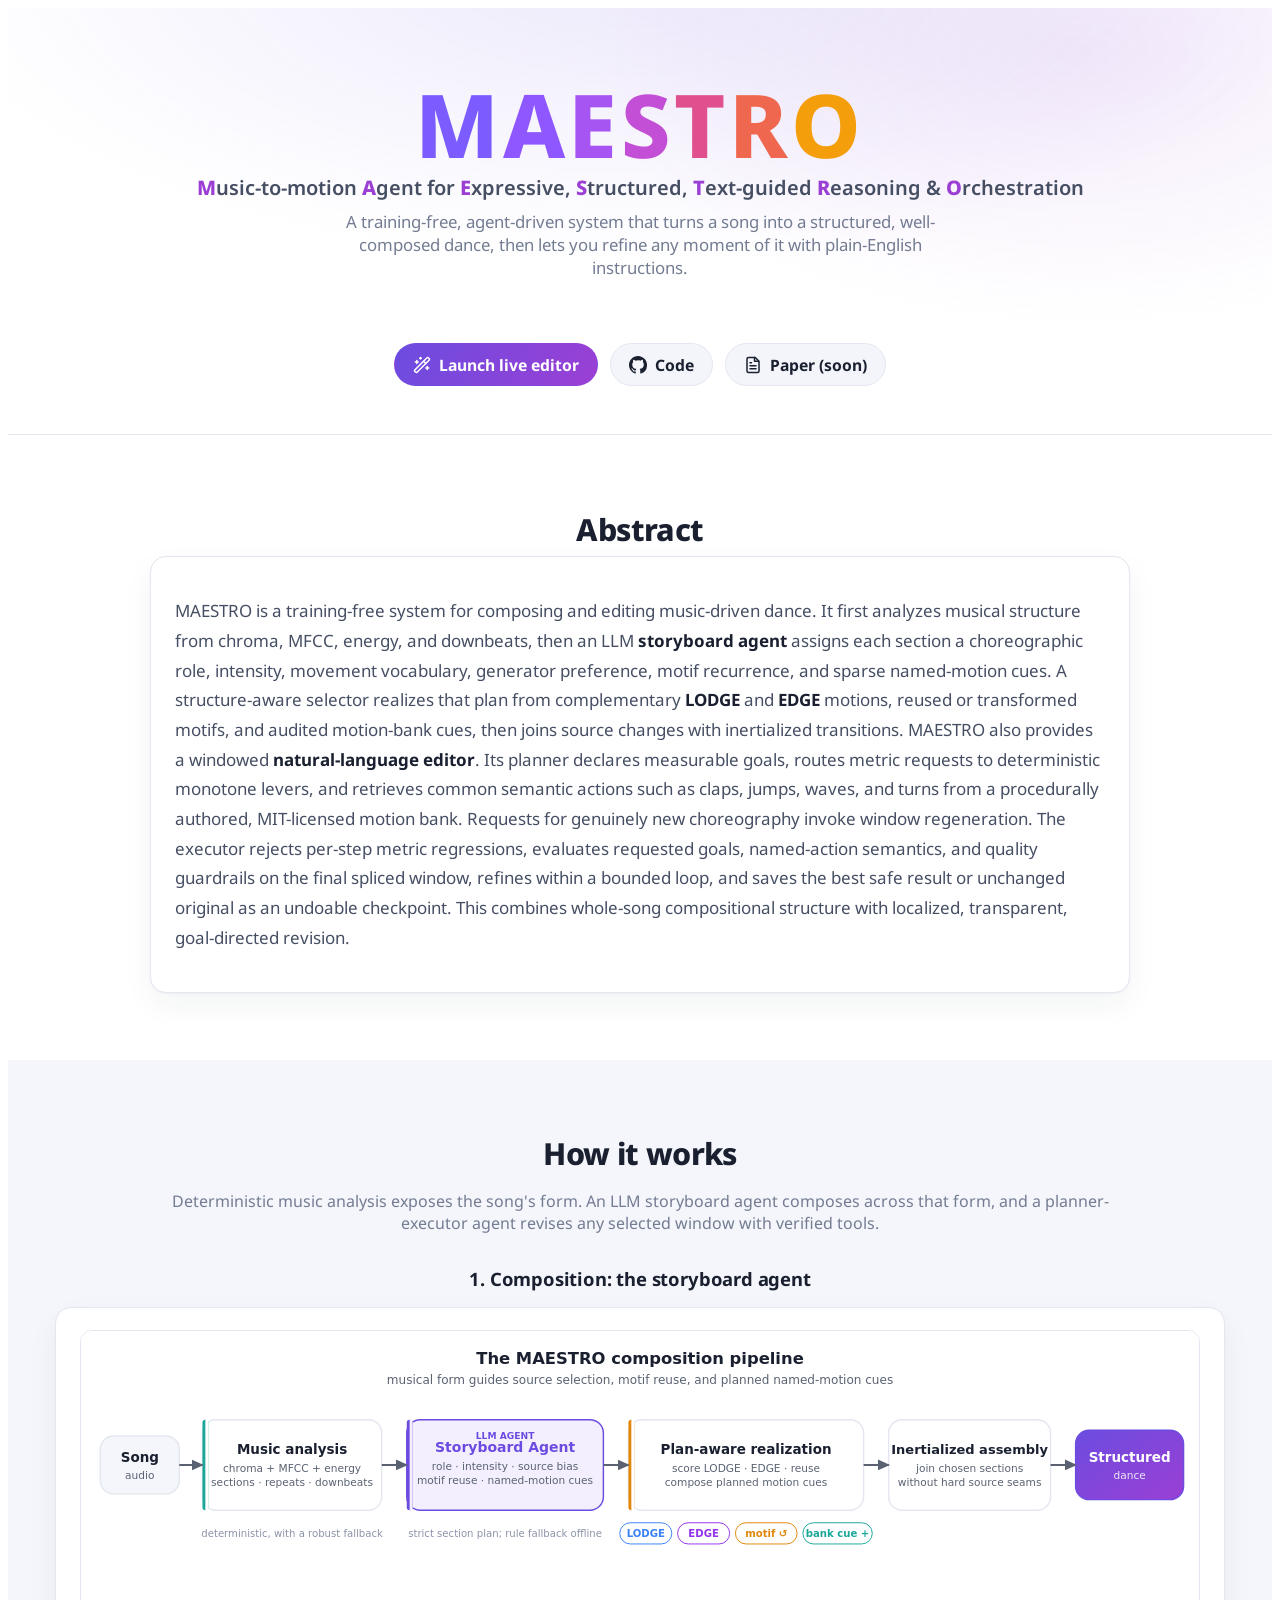
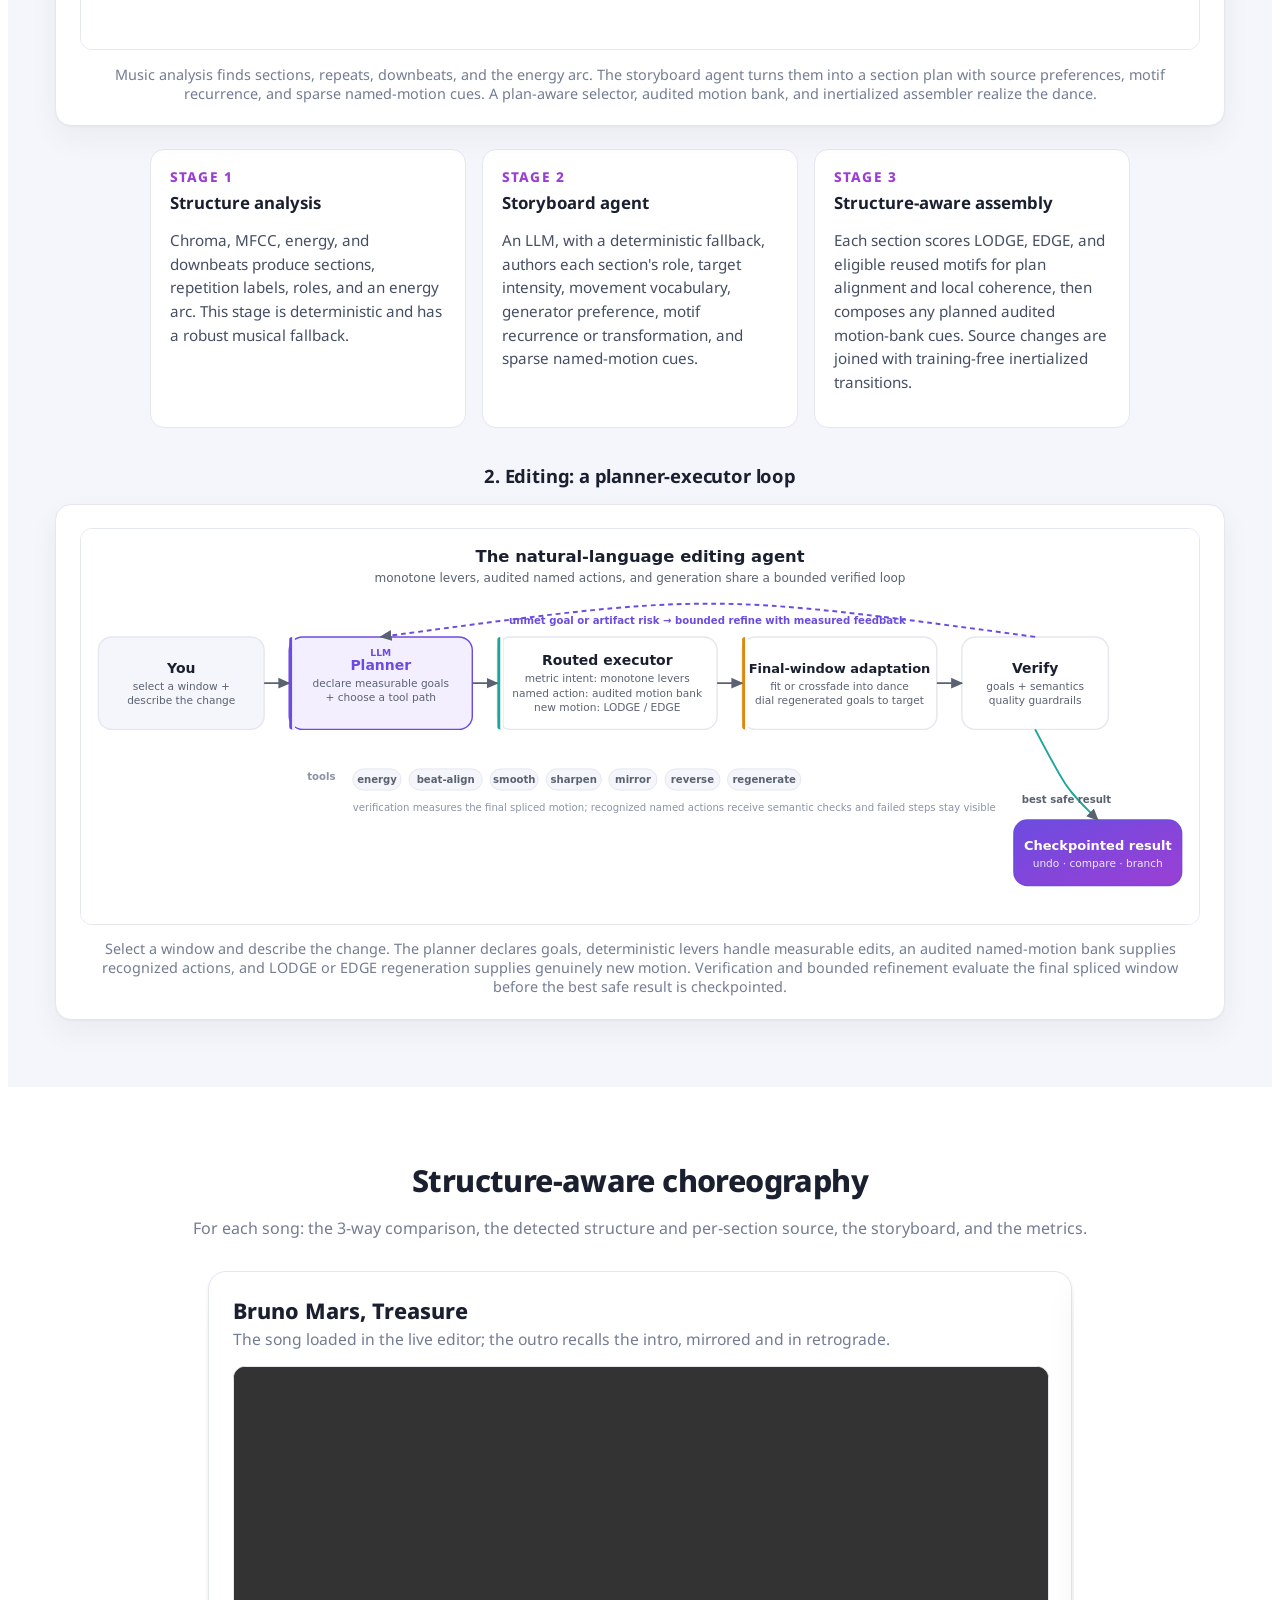
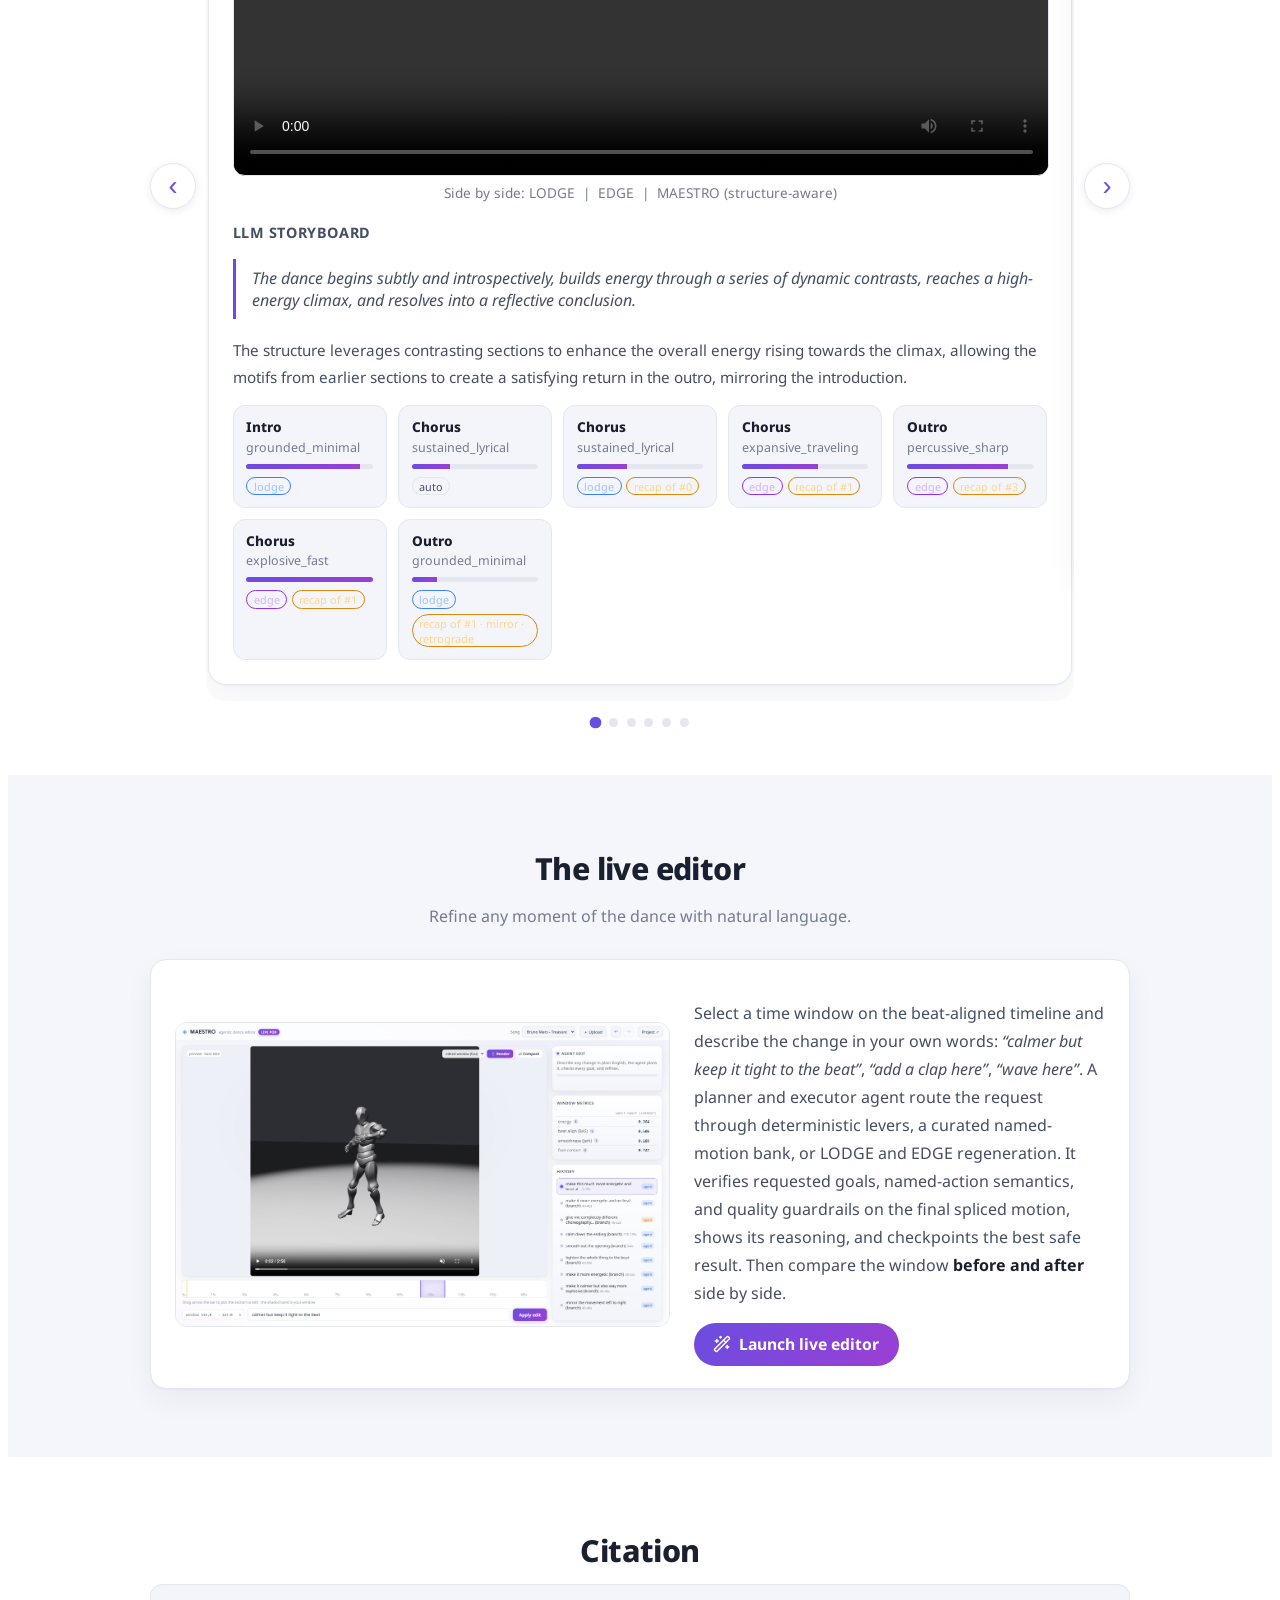
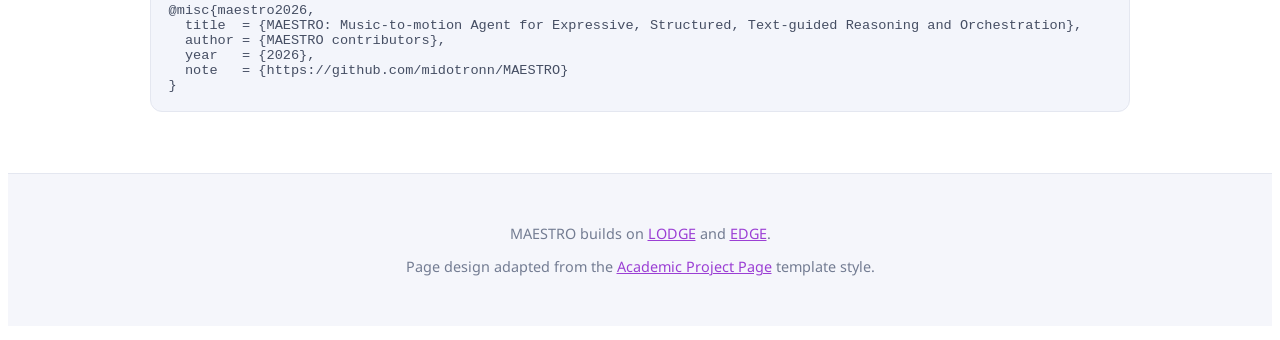
<file: docs/index.html>
<!DOCTYPE html>
<html lang="en">
<head>
  <meta charset="utf-8" />
  <meta name="viewport" content="width=device-width, initial-scale=1" />
  <title>MAESTRO: Agentic Music-to-Dance with Structure-Aware Choreography</title>
  <meta name="description" content="MAESTRO composes structure-aware dance from LODGE, EDGE, and recurring motifs, then provides a goal-verified natural-language editor with deterministic motion levers and window regeneration." />
  <meta name="keywords" content="dance generation, music to motion, LLM agent, choreography, LODGE, EDGE, structure, motif, beat alignment" />
  <meta property="og:title" content="MAESTRO: Agentic Music-to-Dance with Structure-Aware Choreography" />
  <meta property="og:description" content="Structure-aware choreography plus a goal-verified natural-language dance editor." />
  <meta property="og:image" content="static/images/framework.svg" />
  <meta property="og:type" content="website" />
  <link rel="icon" type="image/svg+xml" href="static/images/favicon.svg?v=20260804-3" />
  <link rel="preconnect" href="https://fonts.googleapis.com" />
  <link href="https://fonts.googleapis.com/css2?family=Google+Sans:wght@500;700;800&family=Noto+Sans:wght@400;600;700&display=swap" rel="stylesheet" />
  <link rel="stylesheet" href="static/css/style.css" />
</head>
<body>

  <!-- ============ hero ============ -->
  <header class="hero-maestro">
    <div class="container is-max-desktop">
      <div class="wordmark">
        <span style="color:#7c5cff">M</span><span style="color:#8f57ff">A</span><span style="color:#a755f2">E</span><span style="color:#c24fd6">S</span><span style="color:#e0508f">T</span><span style="color:#f0674f">R</span><span style="color:#f59e0b">O</span>
      </div>
      <div class="backronym"><b>M</b>usic-to-motion <b>A</b>gent for <b>E</b>xpressive, <b>S</b>tructured, <b>T</b>ext-guided <b>R</b>easoning &amp; <b>O</b>rchestration</div>
      <p class="hero-tag">A training-free, agent-driven system that turns a song into a structured, well-composed dance, then lets you refine any moment of it with plain-English instructions.</p>
      <p class="authors" id="authors"></p>
      <div class="btns">
        <a class="btn primary" href="/" id="editorBtn"><span class="ic"><svg viewBox="0 0 24 24" fill="none" stroke="currentColor" stroke-width="2" stroke-linecap="round" stroke-linejoin="round" aria-hidden="true"><path d="m21.64 3.64-1.28-1.28a1.21 1.21 0 0 0-1.72 0L2.36 18.64a1.21 1.21 0 0 0 0 1.72l1.28 1.28a1.2 1.2 0 0 0 1.72 0L21.64 5.36a1.2 1.2 0 0 0 0-1.72Z"/><path d="m14 7 3 3"/><path d="M5 6v4"/><path d="M19 14v4"/><path d="M10 2v2"/><path d="M7 8H3"/><path d="M21 16h-4"/><path d="M11 3H9"/></svg></span> Launch live editor</a>
        <a class="btn" href="https://github.com/midotronn/MAESTRO" target="_blank" rel="noopener"><span class="ic"><svg viewBox="0 0 16 16" fill="currentColor" aria-hidden="true"><path d="M8 0C3.58 0 0 3.58 0 8c0 3.54 2.29 6.53 5.47 7.59.4.07.55-.17.55-.38 0-.19-.01-.82-.01-1.49-2.01.37-2.53-.49-2.69-.94-.09-.23-.48-.94-.82-1.13-.28-.15-.68-.52-.01-.53.63-.01 1.08.58 1.23.82.72 1.21 1.87.87 2.33.66.07-.52.28-.87.51-1.07-1.78-.2-3.64-.89-3.64-3.95 0-.87.31-1.59.82-2.15-.08-.2-.36-1.02.08-2.12 0 0 .67-.21 2.2.82a7.6 7.6 0 0 1 2-.27c.68 0 1.36.09 2 .27 1.53-1.04 2.2-.82 2.2-.82.44 1.1.16 1.92.08 2.12.51.56.82 1.27.82 2.15 0 3.07-1.87 3.75-3.65 3.95.29.25.54.73.54 1.48 0 1.07-.01 1.93-.01 2.2 0 .21.15.46.55.38A8.01 8.01 0 0 0 16 8c0-4.42-3.58-8-8-8z"/></svg></span> Code</a>
        <a class="btn" href="#citation"><span class="ic"><svg viewBox="0 0 24 24" fill="none" stroke="currentColor" stroke-width="2" stroke-linecap="round" stroke-linejoin="round" aria-hidden="true"><path d="M15 2H6a2 2 0 0 0-2 2v16a2 2 0 0 0 2 2h12a2 2 0 0 0 2-2V7Z"/><path d="M14 2v5h5"/><path d="M16 13H8"/><path d="M16 17H8"/><path d="M10 9H8"/></svg></span> Paper (soon)</a>
      </div>
    </div>
  </header>

  <!-- ============ abstract ============ -->
  <section class="section">
    <div class="container is-max-desktop">
      <h2 class="sec-title">Abstract</h2>
      <div class="card-m">
        <p class="prose">
          MAESTRO is a training-free system for composing and editing music-driven dance. It first analyzes
          musical structure from chroma, MFCC, energy, and downbeats, then an LLM <b>storyboard agent</b> assigns
          each section a choreographic role, intensity, movement vocabulary, generator preference, motif
          recurrence, and sparse named-motion cues. A structure-aware selector realizes that plan from
          complementary <b>LODGE</b> and <b>EDGE</b> motions, reused or transformed motifs, and audited
          motion-bank cues, then joins source changes with inertialized transitions. MAESTRO also provides a
          windowed <b>natural-language editor</b>. Its planner declares measurable goals, routes metric requests
          to deterministic monotone levers, and retrieves common semantic actions such as claps, jumps, waves,
          and turns from a procedurally authored, MIT-licensed motion bank. Requests for genuinely new
          choreography invoke window regeneration. The executor rejects per-step metric regressions, evaluates
          requested goals, named-action semantics, and quality guardrails on the final spliced window, refines
          within a bounded loop, and saves the best safe result or unchanged original as an undoable checkpoint.
          This combines whole-song compositional structure with localized, transparent, goal-directed revision.
        </p>
      </div>
    </div>
  </section>

  <!-- ============ method ============ -->
  <section class="section alt-bg">
    <div class="container is-max-desktop">
      <h2 class="sec-title">How it works</h2>
      <p class="sec-sub">Deterministic music analysis exposes the song's form. An LLM storyboard agent
        composes across that form, and a planner-executor agent revises any selected window with verified tools.</p>

      <h3 class="sub-h">1. Composition: the storyboard agent</h3>
      <figure class="figure card-m diagram">
        <img src="static/images/framework.svg?v=20260826-1" alt="MAESTRO composition pipeline" />
        <figcaption>Music analysis finds sections, repeats, downbeats, and the energy arc. The storyboard
          agent turns them into a section plan with source preferences, motif recurrence, and sparse
          named-motion cues. A plan-aware selector, audited motion bank, and inertialized assembler realize
          the dance.</figcaption>
      </figure>
      <div class="stages">
        <div class="stage">
          <div class="n">STAGE 1</div>
          <h4>Structure analysis</h4>
          <p>Chroma, MFCC, energy, and downbeats produce sections, repetition labels, roles, and an energy
          arc. This stage is deterministic and has a robust musical fallback.</p>
        </div>
        <div class="stage">
          <div class="n">STAGE 2</div>
          <h4>Storyboard agent</h4>
          <p>An LLM, with a deterministic fallback, authors each section's role, target intensity, movement
          vocabulary, generator preference, motif recurrence or transformation, and sparse named-motion cues.</p>
        </div>
        <div class="stage">
          <div class="n">STAGE 3</div>
          <h4>Structure-aware assembly</h4>
          <p>Each section scores LODGE, EDGE, and eligible reused motifs for plan alignment and local coherence,
          then composes any planned audited motion-bank cues. Source changes are joined with training-free
          inertialized transitions.</p>
        </div>
      </div>

      <h3 class="sub-h" style="margin-top:2.2rem">2. Editing: a planner-executor loop</h3>
      <figure class="figure card-m diagram">
        <img src="static/images/editing_loop.svg?v=20260826-1" alt="MAESTRO natural-language editing agent" />
        <figcaption>Select a window and describe the change. The planner declares goals, deterministic levers
          handle measurable edits, an audited named-motion bank supplies recognized actions, and LODGE or EDGE
          regeneration supplies genuinely new motion. Verification and bounded refinement evaluate the final
          spliced window before the best safe result is checkpointed.</figcaption>
      </figure>
    </div>
  </section>

  <!-- ============ results + structure ============ -->
  <section class="section">
    <div class="container is-max-desktop">
      <h2 class="sec-title">Structure-aware choreography</h2>
      <p class="sec-sub">For each song: the 3-way comparison, the detected structure and per-section source, the storyboard, and the metrics.</p>
      <div id="songs"><p class="loading">Loading demos&hellip;</p></div>
    </div>
  </section>

  <!-- ============ live editor ============ -->
  <section class="section alt-bg">
    <div class="container is-max-desktop">
      <h2 class="sec-title">The live editor</h2>
      <p class="sec-sub">Refine any moment of the dance with natural language.</p>
      <div class="editor-cta card-m">
        <img src="static/images/editor_screenshot.png" alt="MAESTRO interactive editor" />
        <div>
          <p class="prose" style="font-size:1rem">
            Select a time window on the beat-aligned timeline and describe the change in your own words:
            <i>&ldquo;calmer but keep it tight to the beat&rdquo;</i>, <i>&ldquo;add a clap here&rdquo;</i>,
            <i>&ldquo;wave here&rdquo;</i>. A planner and executor agent route the request
            through deterministic levers, a curated named-motion bank, or LODGE and EDGE regeneration. It verifies
            requested goals, named-action semantics, and quality guardrails on the final spliced motion, shows
            its reasoning, and checkpoints the best safe result. Then compare the window <b>before and after</b>
            side by side.
          </p>
          <div class="btns" style="justify-content:flex-start;margin-top:1rem">
            <a class="btn primary" href="/"><span class="ic"><svg viewBox="0 0 24 24" fill="none" stroke="currentColor" stroke-width="2" stroke-linecap="round" stroke-linejoin="round" aria-hidden="true"><path d="m21.64 3.64-1.28-1.28a1.21 1.21 0 0 0-1.72 0L2.36 18.64a1.21 1.21 0 0 0 0 1.72l1.28 1.28a1.2 1.2 0 0 0 1.72 0L21.64 5.36a1.2 1.2 0 0 0 0-1.72Z"/><path d="m14 7 3 3"/><path d="M5 6v4"/><path d="M19 14v4"/><path d="M10 2v2"/><path d="M7 8H3"/><path d="M21 16h-4"/><path d="M11 3H9"/></svg></span> Launch live editor</a>
          </div>
        </div>
      </div>
    </div>
  </section>

  <!-- ============ citation ============ -->
  <section class="section" id="citation">
    <div class="container is-max-desktop">
      <h2 class="sec-title">Citation</h2>
      <pre class="bibtex">@misc{maestro2026,
  title  = {MAESTRO: Music-to-motion Agent for Expressive, Structured, Text-guided Reasoning and Orchestration},
  author = {MAESTRO contributors},
  year   = {2026},
  note   = {https://github.com/midotronn/MAESTRO}
}</pre>
    </div>
  </section>

  <footer class="footer-m">
    <p>MAESTRO builds on <a href="https://github.com/li-ronghui/LODGE" target="_blank" rel="noopener">LODGE</a>
      and <a href="https://github.com/Stanford-TML/EDGE" target="_blank" rel="noopener">EDGE</a>.</p>
    <p style="margin-top:0.4rem">Page design adapted from the <a href="https://github.com/eliahuhorwitz/Academic-project-page-template" target="_blank" rel="noopener">Academic Project Page</a> template style.</p>
  </footer>

  <script src="static/js/app.js"></script>
</body>
</html>
</file>
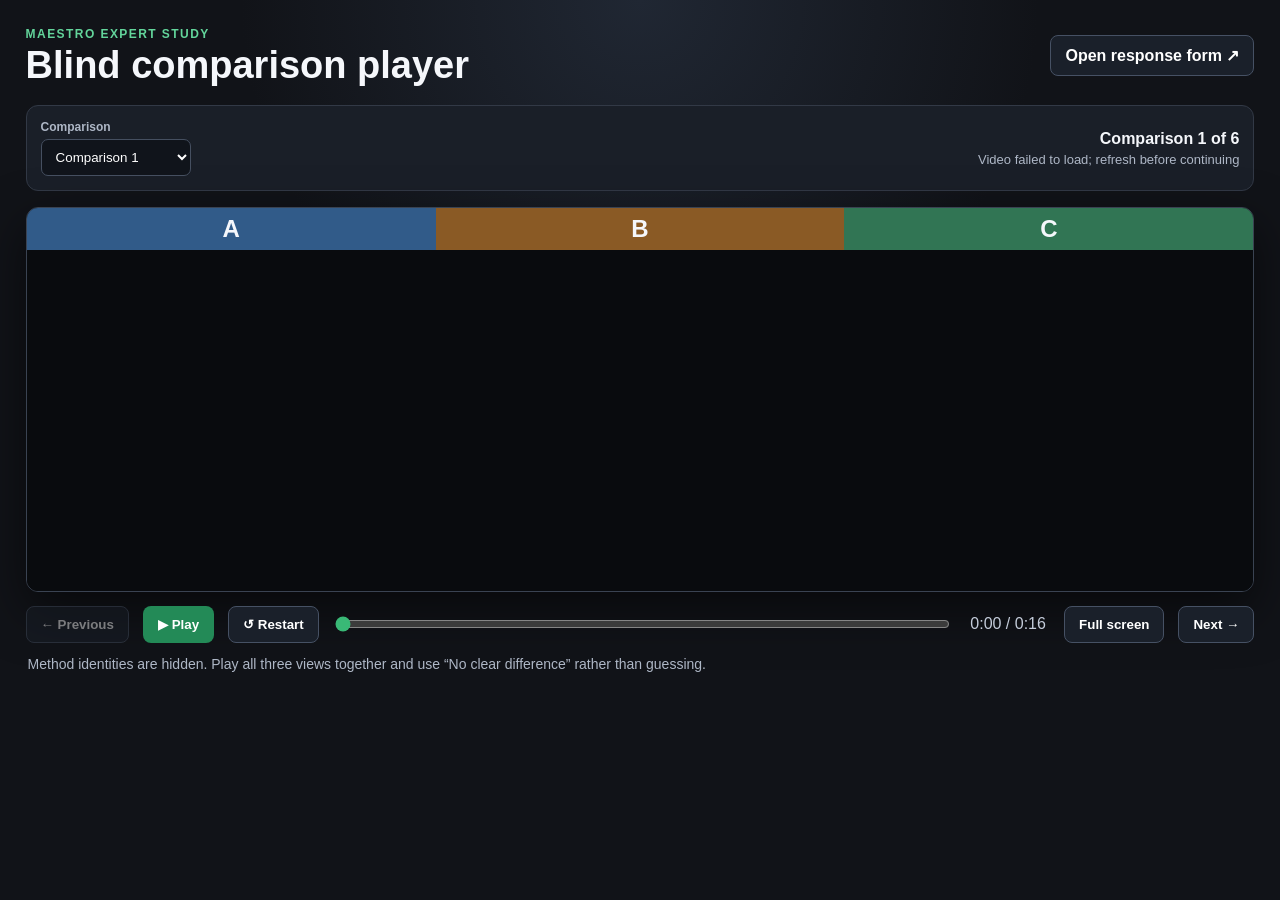
<file: experiments/user_study/stimuli/player/index.html>
<!doctype html>
<html lang="en">
<head>
  <meta charset="utf-8" />
  <meta name="viewport" content="width=device-width, initial-scale=1" />
  <title>MAESTRO Blind Comparison Player</title>
  <link rel="stylesheet" href="style.css" />
</head>
<body>
  <main class="shell">
    <header>
      <div>
        <span class="eyebrow">MAESTRO expert study</span>
        <h1>Blind comparison player</h1>
      </div>
      <a id="formLink" class="button secondary" target="_blank" rel="noreferrer">Open response form ↗</a>
    </header>

    <section class="controls" aria-label="Comparison controls">
      <label>Comparison<select id="comparisonSelect"></select></label>
      <div class="comparison-status">
        <strong id="comparisonProgress"></strong>
        <span id="statusLabel"></span>
      </div>
    </section>

    <section class="stage">
      <div class="blind-labels" aria-hidden="true"><span>A</span><span>B</span><span>C</span></div>
      <video id="comparison" playsinline preload="auto" aria-label="Three synchronized blind dance videos labeled A, B, and C"></video>
    </section>

    <section class="transport" aria-label="Playback controls">
      <button id="previous" class="button secondary" type="button">← Previous</button>
      <button id="play" class="button primary" type="button">▶ Play</button>
      <button id="restart" class="button secondary" type="button">↺ Restart</button>
      <input id="scrub" type="range" min="0" max="16" step="0.01" value="0" aria-label="Video position" />
      <output id="time">0:00 / 0:16</output>
      <button id="fullscreen" class="button secondary" type="button">Full screen</button>
      <button id="next" class="button secondary" type="button">Next →</button>
    </section>

    <p class="note">Method identities are hidden. Play all three views together and use “No clear difference” rather than guessing.</p>
  </main>
  <script src="app.js"></script>
</body>
</html>
</file>
<file: docs/static/css/style.css>
/* ============ MAESTRO project page theme (light) ============ */
:root {
  --bg: #ffffff;
  --bg-soft: #f5f6fb;
  --card: #ffffff;
  --card-2: #f3f5fb;
  --line: #e4e7f0;
  --ink: #1a2030;
  --ink-soft: #454e63;
  --muted: #737c92;
  --brand: #6c4ce0;
  --brand-2: #9b3fd4;
  --accent: #1aa79a;
  /* generator sources in the structure timeline */
  --src-lodge: #3b82f6;
  --src-edge: #9333ea;
  --src-reuse: #e0870a;
  --good: #1a9e5f;
}

html { scroll-behavior: smooth; background: var(--bg); }
body {
  background: var(--bg);
  color: var(--ink);
  font-family: "Noto Sans", -apple-system, BlinkMacSystemFont, "Segoe UI", Roboto, sans-serif;
}
.section { padding: 3rem 1.5rem; }
.container { margin: 0 auto; width: 100%; }
.container.is-max-desktop { max-width: 980px; }
a { color: var(--brand-2); }
h1, h2, h3, .title, .subtitle { color: var(--ink) !important; font-family: "Google Sans", "Noto Sans", sans-serif; }
.subtitle { color: var(--ink-soft) !important; }
.sec-title {
  font-size: 1.9rem; font-weight: 800; text-align: center; margin-bottom: 0.4rem;
  letter-spacing: -0.02em;
}
.sec-sub { text-align: center; color: var(--muted); margin-bottom: 2rem; }
.sub-h {
  font-size: 1.15rem; font-weight: 700; text-align: center; color: var(--brand);
  letter-spacing: -0.01em; margin: 0.6rem 0 1rem;
}
.alt-bg { background: var(--bg-soft); }

/* ---------------- hero ---------------- */
.hero-maestro {
  background:
    radial-gradient(1200px 500px at 50% -10%, rgba(108,76,224,0.12), transparent 60%),
    radial-gradient(900px 500px at 85% 10%, rgba(155,63,212,0.10), transparent 55%),
    var(--bg);
  padding: 4.5rem 1.5rem 3rem;
  text-align: center;
  border-bottom: 1px solid var(--line);
}
.wordmark {
  font-family: "Google Sans", "Noto Sans", sans-serif;
  font-weight: 800; font-size: clamp(3rem, 9vw, 5.5rem);
  letter-spacing: 0.04em; line-height: 1; margin: 0 0 0.35rem;
}
.wordmark span { display: inline-block; }
.backronym {
  font-size: clamp(0.95rem, 2.2vw, 1.25rem); color: var(--ink-soft);
  font-weight: 600; margin-bottom: 0.4rem;
}
.backronym b { color: var(--brand-2); font-weight: 800; }
.hero-tag { color: var(--muted); max-width: 640px; margin: 0.6rem auto 1.6rem; font-size: 1.05rem; }
.authors { color: var(--ink-soft); margin-bottom: 1.4rem; min-height: 1em; }

.btns { display: flex; gap: 0.7rem; justify-content: center; flex-wrap: wrap; }
.btn {
  display: inline-flex; align-items: center; gap: 0.5rem;
  padding: 0.6rem 1.15rem; border-radius: 999px; font-weight: 700; font-size: 0.98rem;
  border: 1px solid var(--line); background: var(--card-2); color: var(--ink);
  text-decoration: none; transition: transform .12s ease, background .12s ease, border-color .12s ease;
}
.btn:hover { transform: translateY(-1px); border-color: var(--brand); }
.btn.primary { background: linear-gradient(120deg, var(--brand), var(--brand-2)); border-color: transparent; color: #fff; }
.btn .ic { display: inline-flex; align-items: center; }
.btn .ic svg { width: 1.15em; height: 1.15em; display: block; }

/* ---------------- cards / abstract ---------------- */
.prose { color: var(--ink-soft); font-size: 1.06rem; line-height: 1.75; }
.prose b { color: var(--ink); }
.card-m {
  background: var(--card); border: 1px solid var(--line); border-radius: 16px;
  padding: 1.4rem 1.5rem; margin-bottom: 1.2rem;
  box-shadow: 0 1px 2px rgba(20,30,60,.04), 0 12px 30px rgba(20,30,60,.05);
}
.figure { text-align: center; }
.figure img { max-width: 100%; border-radius: 12px; border: 1px solid var(--line); background:#fff; }
.figure figcaption { color: var(--muted); font-size: 0.9rem; margin-top: 0.6rem; }
.figure.diagram { width: min(1120px, 95vw); margin-left: 50%; transform: translateX(-50%); }

/* ---------------- method stages ---------------- */
.stages { display: grid; grid-template-columns: repeat(3, 1fr); gap: 1rem; margin-top: 1.4rem; }
.stage { background: var(--card); border: 1px solid var(--line); border-radius: 14px; padding: 1.1rem 1.2rem; }
.stage .n { color: var(--brand-2); font-weight: 800; font-size: 0.85rem; letter-spacing: 0.08em; }
.stage h4 { color: var(--ink); font-weight: 700; margin: 0.3rem 0 0.4rem; font-size: 1.05rem; }
.stage p { color: var(--ink-soft); font-size: 0.95rem; line-height: 1.55; }
@media (max-width: 820px) { .stages { grid-template-columns: 1fr; } }

/* ---------------- song blocks ---------------- */
.song { background: var(--card); border: 1px solid var(--line); border-radius: 18px; padding: 1.5rem; margin-bottom: 1.6rem; box-shadow: 0 1px 2px rgba(20,30,60,.04), 0 14px 34px rgba(20,30,60,.06); }
.song-head { display: flex; align-items: baseline; justify-content: space-between; gap: 1rem; flex-wrap: wrap; }
.song-title { font-size: 1.35rem; font-weight: 800; }
.song-tag { color: var(--muted); font-size: 0.98rem; margin: 0.2rem 0 1rem; }
.song video { width: 100%; border-radius: 12px; border: 1px solid var(--line); background: #000; display: block; }
.vid-cap { color: var(--muted); font-size: 0.85rem; text-align: center; margin-top: 0.45rem; }

/* structure timeline */
.struct-wrap { margin-top: 1.3rem; }
.struct-label { font-weight: 700; color: var(--ink-soft); font-size: 0.9rem; letter-spacing: 0.04em; margin-bottom: 0.5rem; text-transform: uppercase; }
.timeline { display: flex; width: 100%; height: 56px; border-radius: 10px; overflow: hidden; border: 1px solid var(--line); }
.seg { position: relative; display: flex; flex-direction: column; align-items: center; justify-content: center;
  color: #05070d; font-weight: 700; font-size: 0.72rem; overflow: hidden; border-right: 1px solid rgba(0,0,0,0.25); }
.seg:last-child { border-right: none; }
.seg .role { font-size: 0.74rem; text-transform: capitalize; }
.seg .src { font-size: 0.62rem; opacity: 0.8; font-weight: 600; }
.seg.lodge { background: var(--src-lodge); }
.seg.edge { background: var(--src-edge); color: #fff; }
.seg.reuse { background: var(--src-reuse); }
.legend { display: flex; gap: 1.1rem; margin-top: 0.6rem; flex-wrap: wrap; color: var(--ink-soft); font-size: 0.85rem; }
.legend .sw { display: inline-block; width: 12px; height: 12px; border-radius: 3px; margin-right: 0.35rem; vertical-align: middle; }

/* metrics table */
.mtable { width: 100%; margin-top: 1.3rem; border-collapse: collapse; font-size: 0.95rem; }
.mtable th, .mtable td { padding: 0.55rem 0.7rem; text-align: right; border-bottom: 1px solid var(--line); }
.mtable th:first-child, .mtable td:first-child { text-align: left; color: var(--ink-soft); }
.mtable thead th { color: var(--ink); font-weight: 700; border-bottom: 2px solid var(--line); }
.mtable td.win { color: var(--good); font-weight: 800; }
.mtable .maestro { color: var(--brand-2); }

/* storyboard */
.arc { border-left: 3px solid var(--brand); padding: 0.5rem 0 0.5rem 1rem; color: var(--ink-soft); font-style: italic; margin: 1.1rem 0; }
.plans { display: grid; grid-template-columns: repeat(auto-fill, minmax(150px, 1fr)); gap: 0.7rem; margin-top: 0.8rem; }
.plan { background: var(--card-2); border: 1px solid var(--line); border-radius: 12px; padding: 0.7rem 0.8rem; font-size: 0.85rem; }
.plan .role { font-weight: 800; text-transform: capitalize; color: var(--ink); }
.plan .meta { color: var(--muted); font-size: 0.78rem; margin-top: 0.15rem; }
.plan .bar { height: 5px; border-radius: 3px; background: var(--line); margin: 0.5rem 0; overflow: hidden; }
.plan .bar > i { display: block; height: 100%; background: linear-gradient(90deg, var(--brand), var(--brand-2)); }
.chips { margin-top: 0.4rem; display: flex; gap: 0.3rem; flex-wrap: wrap; }
.chip { font-size: 0.68rem; padding: 0.05rem 0.4rem; border-radius: 999px; border: 1px solid var(--line); color: var(--ink-soft); }
.chip.src-lodge { border-color: var(--src-lodge); color: #9cc2ff; }
.chip.src-edge { border-color: var(--src-edge); color: #d6b0ff; }
.chip.motif { border-color: var(--src-reuse); color: #ffd58a; }

/* editor CTA */
.editor-cta { display: grid; grid-template-columns: 1.2fr 1fr; gap: 1.6rem; align-items: center; }
.editor-cta img { width: 100%; border-radius: 12px; border: 1px solid var(--line); }
@media (max-width: 820px) { .editor-cta { grid-template-columns: 1fr; } }

/* bibtex + footer */
pre.bibtex { background: var(--card-2); border: 1px solid var(--line); border-radius: 12px; padding: 1.1rem; color: var(--ink-soft); overflow-x: auto; font-size: 0.85rem; }
.footer-m { background: var(--bg-soft); border-top: 1px solid var(--line); color: var(--muted); text-align: center; padding: 2.2rem 1.5rem; font-size: 0.9rem; }
.footer-m a { color: var(--brand-2); }

.loading { color: var(--muted); text-align: center; padding: 2rem; }

/* ---------------- choreography carousel (one example at a time) ---------------- */
.carousel { display: flex; align-items: center; gap: 0.6rem; }
.car-viewport { overflow: hidden; flex: 1; border-radius: 18px; }
.car-track { display: flex; transition: transform 0.35s cubic-bezier(0.4, 0, 0.2, 1); }
.car-slide { min-width: 100%; box-sizing: border-box; padding: 0 2px; }
.car-slide .song { margin-bottom: 0; }
.car-nav {
  flex: none; width: 46px; height: 46px; border-radius: 50%; border: 1px solid var(--line);
  background: var(--card); color: var(--brand); font-size: 1.7rem; line-height: 1; cursor: pointer;
  display: grid; place-items: center; box-shadow: 0 2px 10px rgba(20,30,60,.08);
  transition: transform .12s ease, border-color .12s ease, background .12s ease;
}
.car-nav:hover { border-color: var(--brand); background: var(--card-2); transform: translateY(-1px); }
.car-nav:active { transform: translateY(0); }
.car-dots { display: flex; justify-content: center; gap: 0.55rem; margin-top: 1.1rem; }
.car-dot {
  width: 9px; height: 9px; border-radius: 50%; border: none; background: var(--line);
  cursor: pointer; padding: 0; transition: transform .15s ease, background .15s ease;
}
.car-dot:hover { background: var(--brand-2); }
.car-dot.on { background: var(--brand); transform: scale(1.3); }
@media (max-width: 640px) { .car-nav { width: 36px; height: 36px; font-size: 1.4rem; } }
</file>
<file: experiments/user_study/stimuli/player/style.css>
:root {
  color-scheme: dark;
  font-family: Inter, "Segoe UI", sans-serif;
  background: #111318;
  color: #f5f7fb;
}

* { box-sizing: border-box; }
body { margin: 0; background: radial-gradient(circle at top, #202733 0, #111318 42%); }
.shell { width: min(1500px, 96vw); margin: 0 auto; padding: 24px 0 30px; }
header, .controls, .transport { display: flex; align-items: center; gap: 14px; }
header { justify-content: space-between; margin-bottom: 18px; }
h1 { margin: 2px 0 0; font-size: clamp(24px, 3vw, 38px); }
.eyebrow { color: #63d59b; font-size: 12px; font-weight: 800; letter-spacing: .12em; text-transform: uppercase; }
.controls { flex-wrap: wrap; padding: 14px; background: #1a1f28; border: 1px solid #323946; border-radius: 12px; }
label { display: grid; gap: 5px; color: #aeb7c6; font-size: 12px; font-weight: 700; }
select { min-width: 150px; padding: 9px 34px 9px 10px; border: 1px solid #454f60; border-radius: 7px; background: #10141b; color: #fff; }
.comparison-status { display: grid; gap: 4px; margin-left: auto; text-align: right; }
.comparison-status span { color: #aeb7c6; font-size: 13px; }
.stage { margin-top: 16px; overflow: hidden; border: 1px solid #3a4352; border-radius: 12px; background: #090b0e; box-shadow: 0 18px 50px #0008; }
.blind-labels { display: grid; grid-template-columns: repeat(3, 1fr); height: 42px; font-size: 24px; font-weight: 800; text-align: center; line-height: 42px; }
.blind-labels span:nth-child(1) { background: #315b89; }
.blind-labels span:nth-child(2) { background: #8a5a25; }
.blind-labels span:nth-child(3) { background: #317554; }
#comparison { display: block; width: 100%; height: auto; aspect-ratio: 18 / 5; background: #090b0e; }
.transport { margin-top: 14px; }
.button { border: 1px solid transparent; border-radius: 8px; padding: 10px 14px; color: #fff; font-weight: 800; text-decoration: none; cursor: pointer; white-space: nowrap; }
.button.primary { background: #238a57; }
.button.secondary { border-color: #465164; background: #1a202a; }
.button:hover { filter: brightness(1.15); }
.button:disabled { cursor: not-allowed; filter: none; opacity: .45; }
#scrub { width: 100%; accent-color: #39b976; }
#time { min-width: 84px; color: #c4ccda; font-variant-numeric: tabular-nums; text-align: center; }
.note { margin: 13px 2px 0; color: #aeb7c6; font-size: 14px; }

@media (max-width: 800px) {
  .shell { width: 100%; padding: 14px; }
  header { align-items: flex-start; }
  .comparison-status { width: 100%; margin-left: 0; text-align: left; }
  .transport { flex-wrap: wrap; }
  #scrub { order: 2; flex-basis: 100%; }
  #time { order: 3; }
}
</file>
